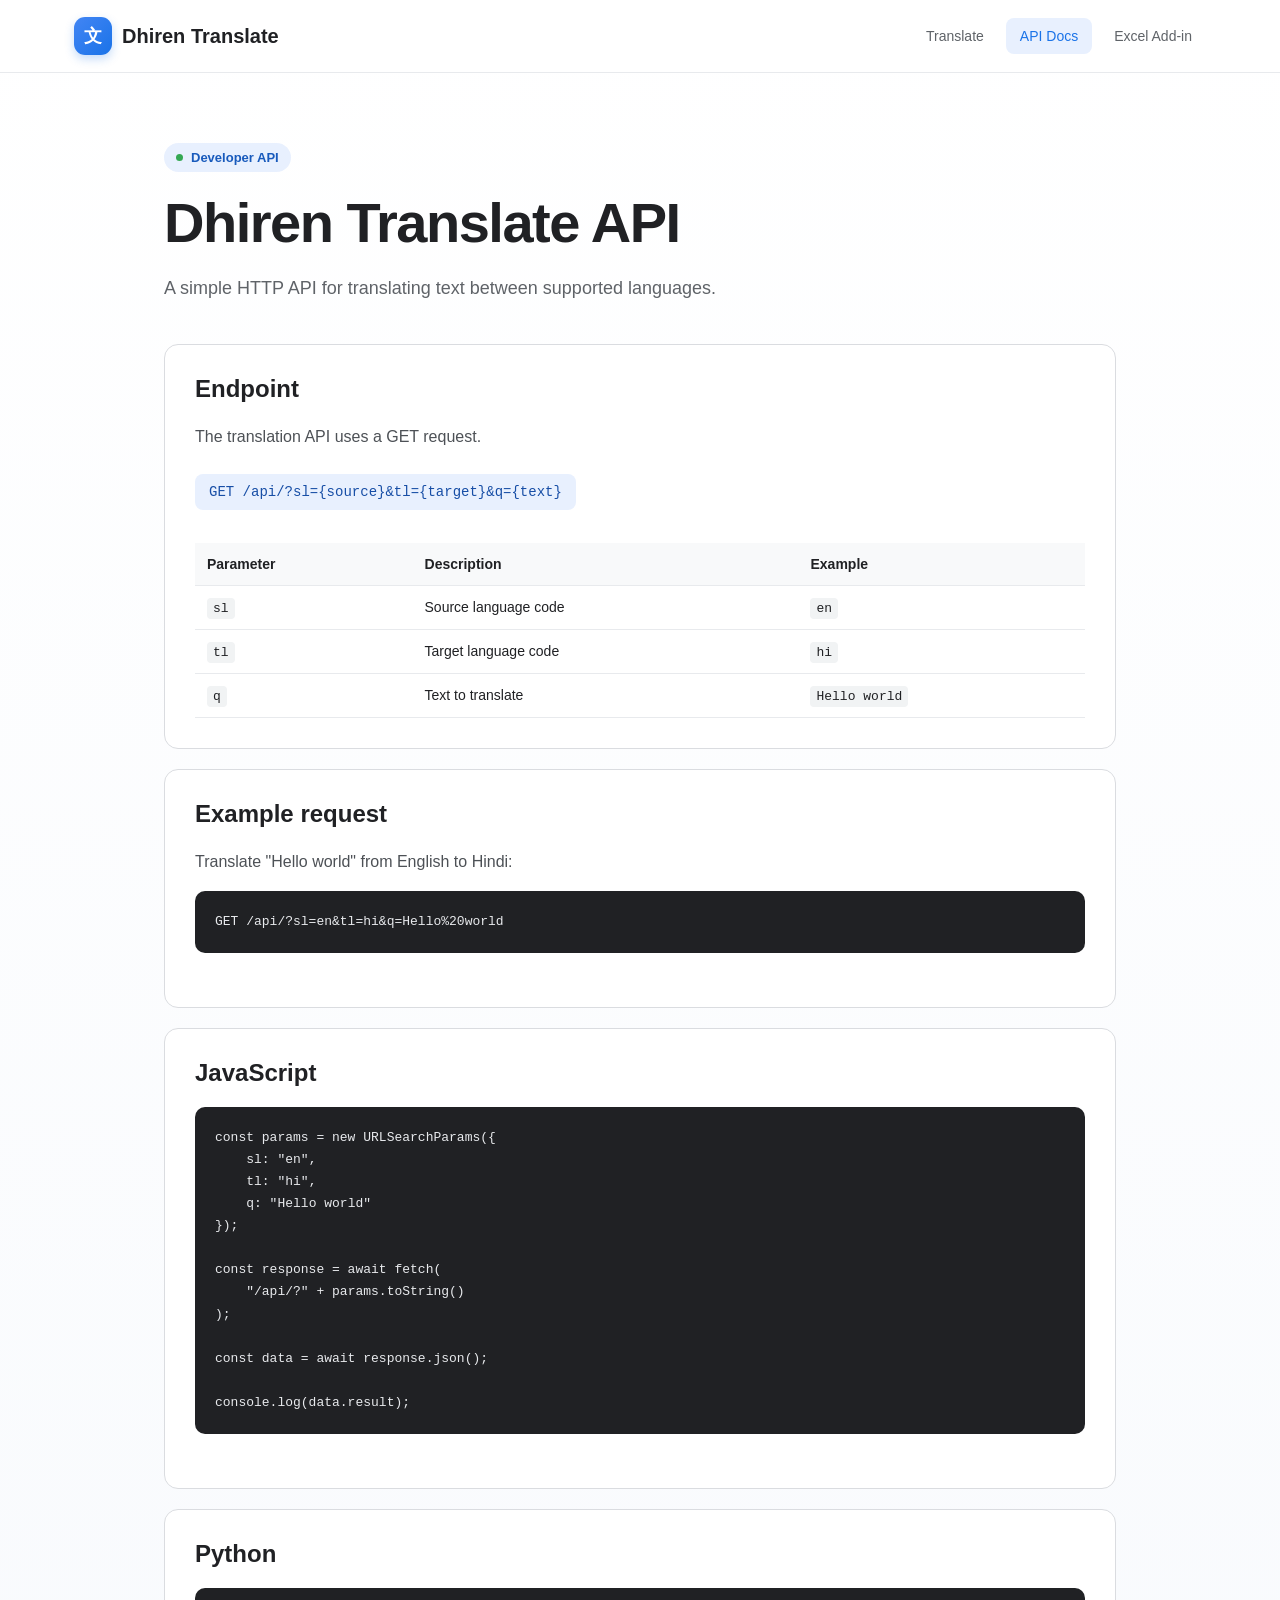
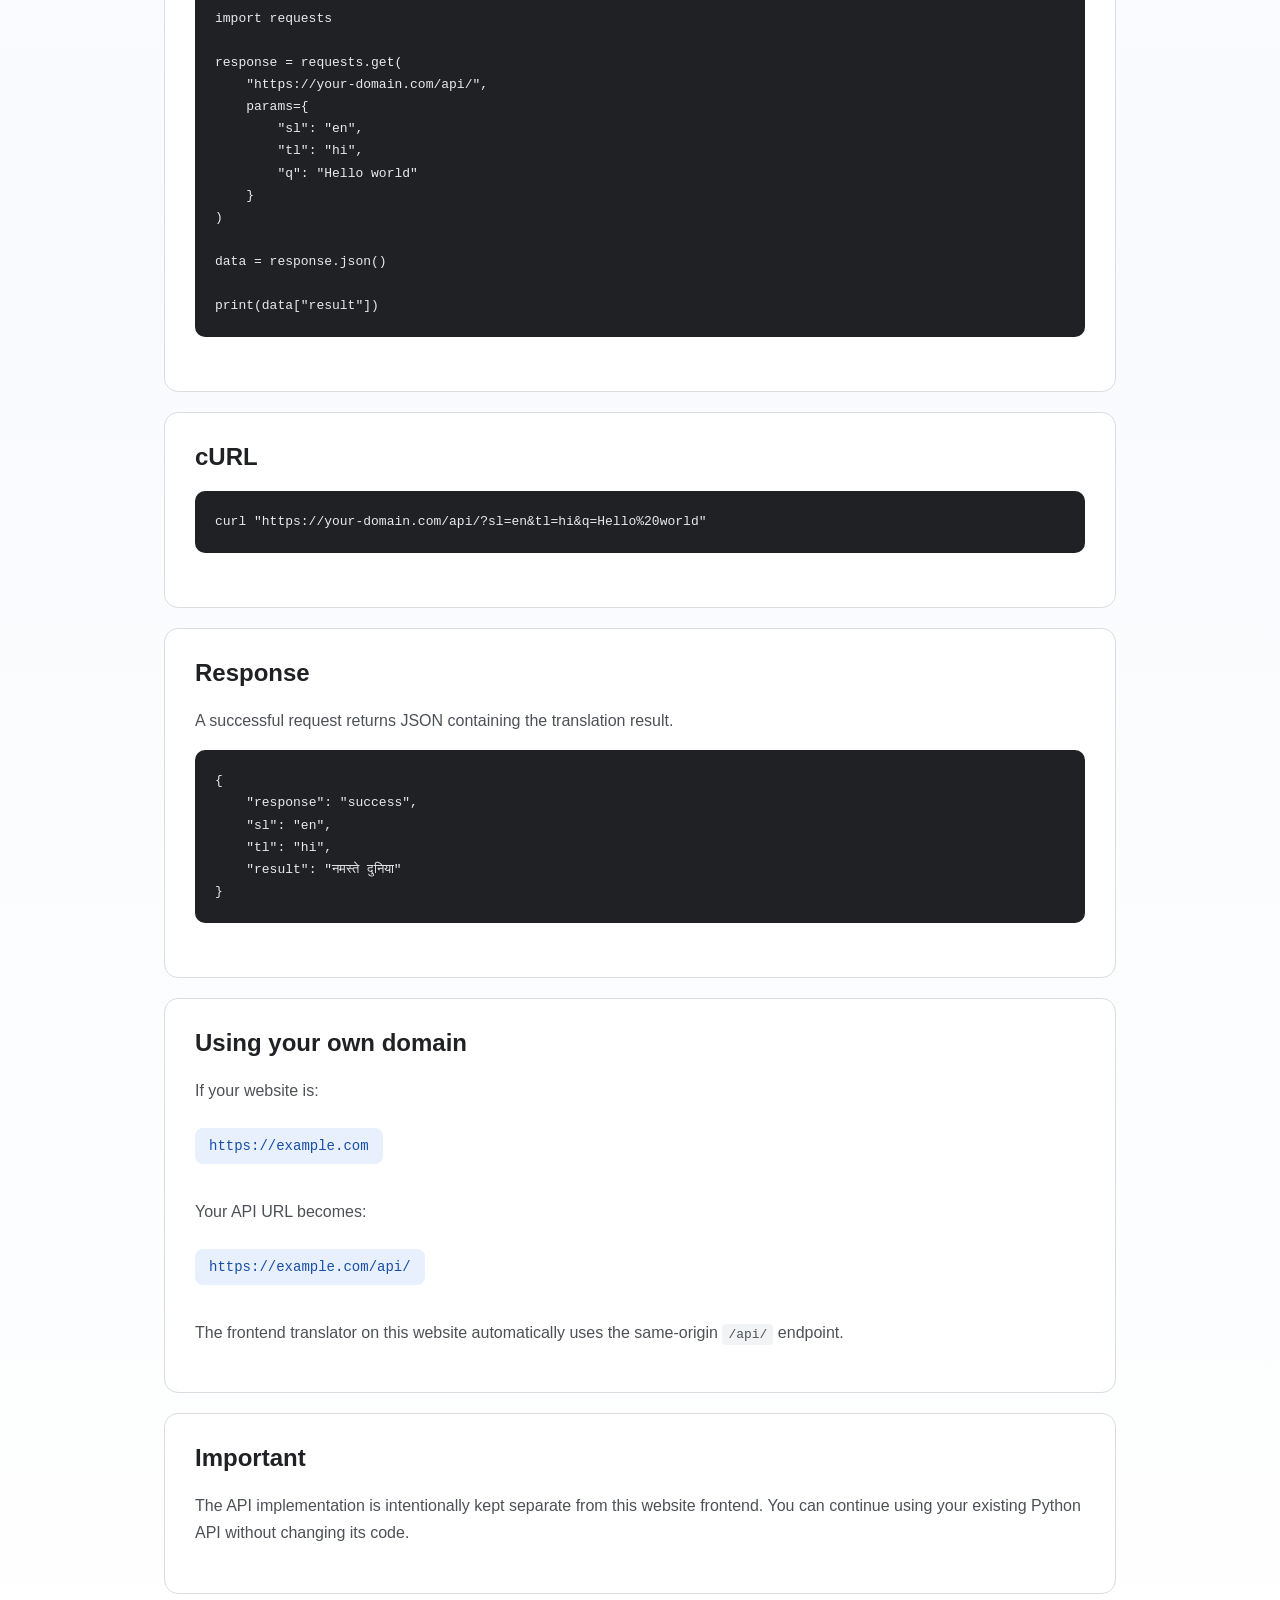
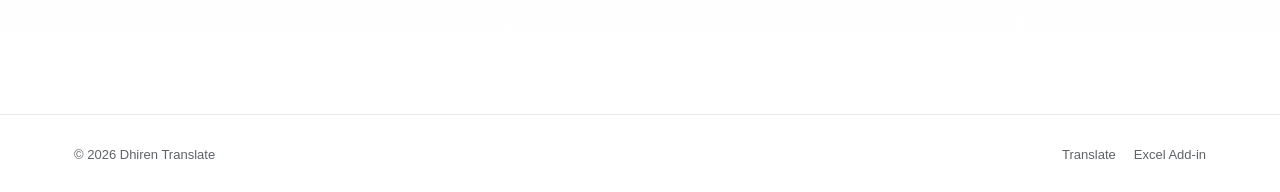
<file: api-docs.html>
<!DOCTYPE html>
<html lang="en">

<head>

    <meta charset="UTF-8">

    <meta
        name="viewport"
        content="width=device-width, initial-scale=1.0"
    >

    <title>API Documentation - Dhiren Translate</title>

    <meta
        name="description"
        content="Dhiren Translate API documentation."
    >

    <link rel="stylesheet" href="/styles.css">

</head>


<body>

<header class="site-header">

    <div class="header-inner">

        <a href="/" class="brand">

            <span class="brand-icon">文</span>

            <span>Dhiren Translate</span>

        </a>


        <nav class="main-nav">

            <a href="/" class="nav-link">
                Translate
            </a>

            <a
                href="/api-docs"
                class="nav-link active"
            >
                API Docs
            </a>

            <a
                href="/excel-addin"
                class="nav-link"
            >
                Excel Add-in
            </a>

        </nav>


        <button
            class="mobile-menu-button"
            id="mobileMenuButton"
            aria-label="Open menu"
        >
            ☰
        </button>

    </div>


    <div
        class="mobile-nav"
        id="mobileNav"
    >

        <a href="/">Translate</a>

        <a href="/api-docs">API Docs</a>

        <a href="/excel-addin">Excel Add-in</a>

    </div>

</header>


<main class="docs-page">

    <section class="docs-header">

        <div class="hero-badge">
            <span></span>
            Developer API
        </div>

        <h1>
            Dhiren Translate API
        </h1>

        <p>
            A simple HTTP API for translating text between
            supported languages.
        </p>

    </section>


    <section class="docs-card">

        <h2>Endpoint</h2>

        <p>
            The translation API uses a GET request.
        </p>

        <div class="endpoint">
            GET /api/?sl={source}&amp;tl={target}&amp;q={text}
        </div>

        <table class="info-table">

            <thead>

                <tr>
                    <th>Parameter</th>
                    <th>Description</th>
                    <th>Example</th>
                </tr>

            </thead>

            <tbody>

                <tr>
                    <td><code>sl</code></td>
                    <td>Source language code</td>
                    <td><code>en</code></td>
                </tr>

                <tr>
                    <td><code>tl</code></td>
                    <td>Target language code</td>
                    <td><code>hi</code></td>
                </tr>

                <tr>
                    <td><code>q</code></td>
                    <td>Text to translate</td>
                    <td><code>Hello world</code></td>
                </tr>

            </tbody>

        </table>

    </section>


    <section class="docs-card">

        <h2>Example request</h2>

        <p>
            Translate "Hello world" from English to Hindi:
        </p>

        <div class="code-block">

<pre>GET /api/?sl=en&amp;tl=hi&amp;q=Hello%20world</pre>

        </div>

    </section>


    <section class="docs-card">

        <h2>JavaScript</h2>

        <div class="code-block">

<pre>const params = new URLSearchParams({
    sl: "en",
    tl: "hi",
    q: "Hello world"
});

const response = await fetch(
    "/api/?" + params.toString()
);

const data = await response.json();

console.log(data.result);</pre>

        </div>

    </section>


    <section class="docs-card">

        <h2>Python</h2>

        <div class="code-block">

<pre>import requests

response = requests.get(
    "https://your-domain.com/api/",
    params={
        "sl": "en",
        "tl": "hi",
        "q": "Hello world"
    }
)

data = response.json()

print(data["result"])</pre>

        </div>

    </section>


    <section class="docs-card">

        <h2>cURL</h2>

        <div class="code-block">

<pre>curl "https://your-domain.com/api/?sl=en&amp;tl=hi&amp;q=Hello%20world"</pre>

        </div>

    </section>


    <section class="docs-card">

        <h2>Response</h2>

        <p>
            A successful request returns JSON containing
            the translation result.
        </p>

        <div class="code-block">

<pre>{
    "response": "success",
    "sl": "en",
    "tl": "hi",
    "result": "नमस्ते दुनिया"
}</pre>

        </div>

    </section>


    <section class="docs-card">

        <h2>Using your own domain</h2>

        <p>
            If your website is:
        </p>

        <div class="endpoint">
            https://example.com
        </div>

        <p>
            Your API URL becomes:
        </p>

        <div class="endpoint">
            https://example.com/api/
        </div>

        <p>
            The frontend translator on this website automatically
            uses the same-origin <code>/api/</code> endpoint.
        </p>

    </section>


    <section class="docs-card">

        <h2>Important</h2>

        <p>
            The API implementation is intentionally kept separate
            from this website frontend. You can continue using your
            existing Python API without changing its code.
        </p>

    </section>

</main>


<footer class="site-footer">

    <div class="footer-inner">

        <div>
            © <span id="year"></span> Dhiren Translate
        </div>

        <div class="footer-links">

            <a href="/">Translate</a>

            <a href="/excel-addin">
                Excel Add-in
            </a>

        </div>

    </div>

</footer>


<script>

document.getElementById("year").textContent =
    new Date().getFullYear();


const button =
    document.getElementById("mobileMenuButton");

const nav =
    document.getElementById("mobileNav");


button.addEventListener(
    "click",
    function () {
        nav.classList.toggle("open");
    }
);

</script>

</body>

</html>
</file>
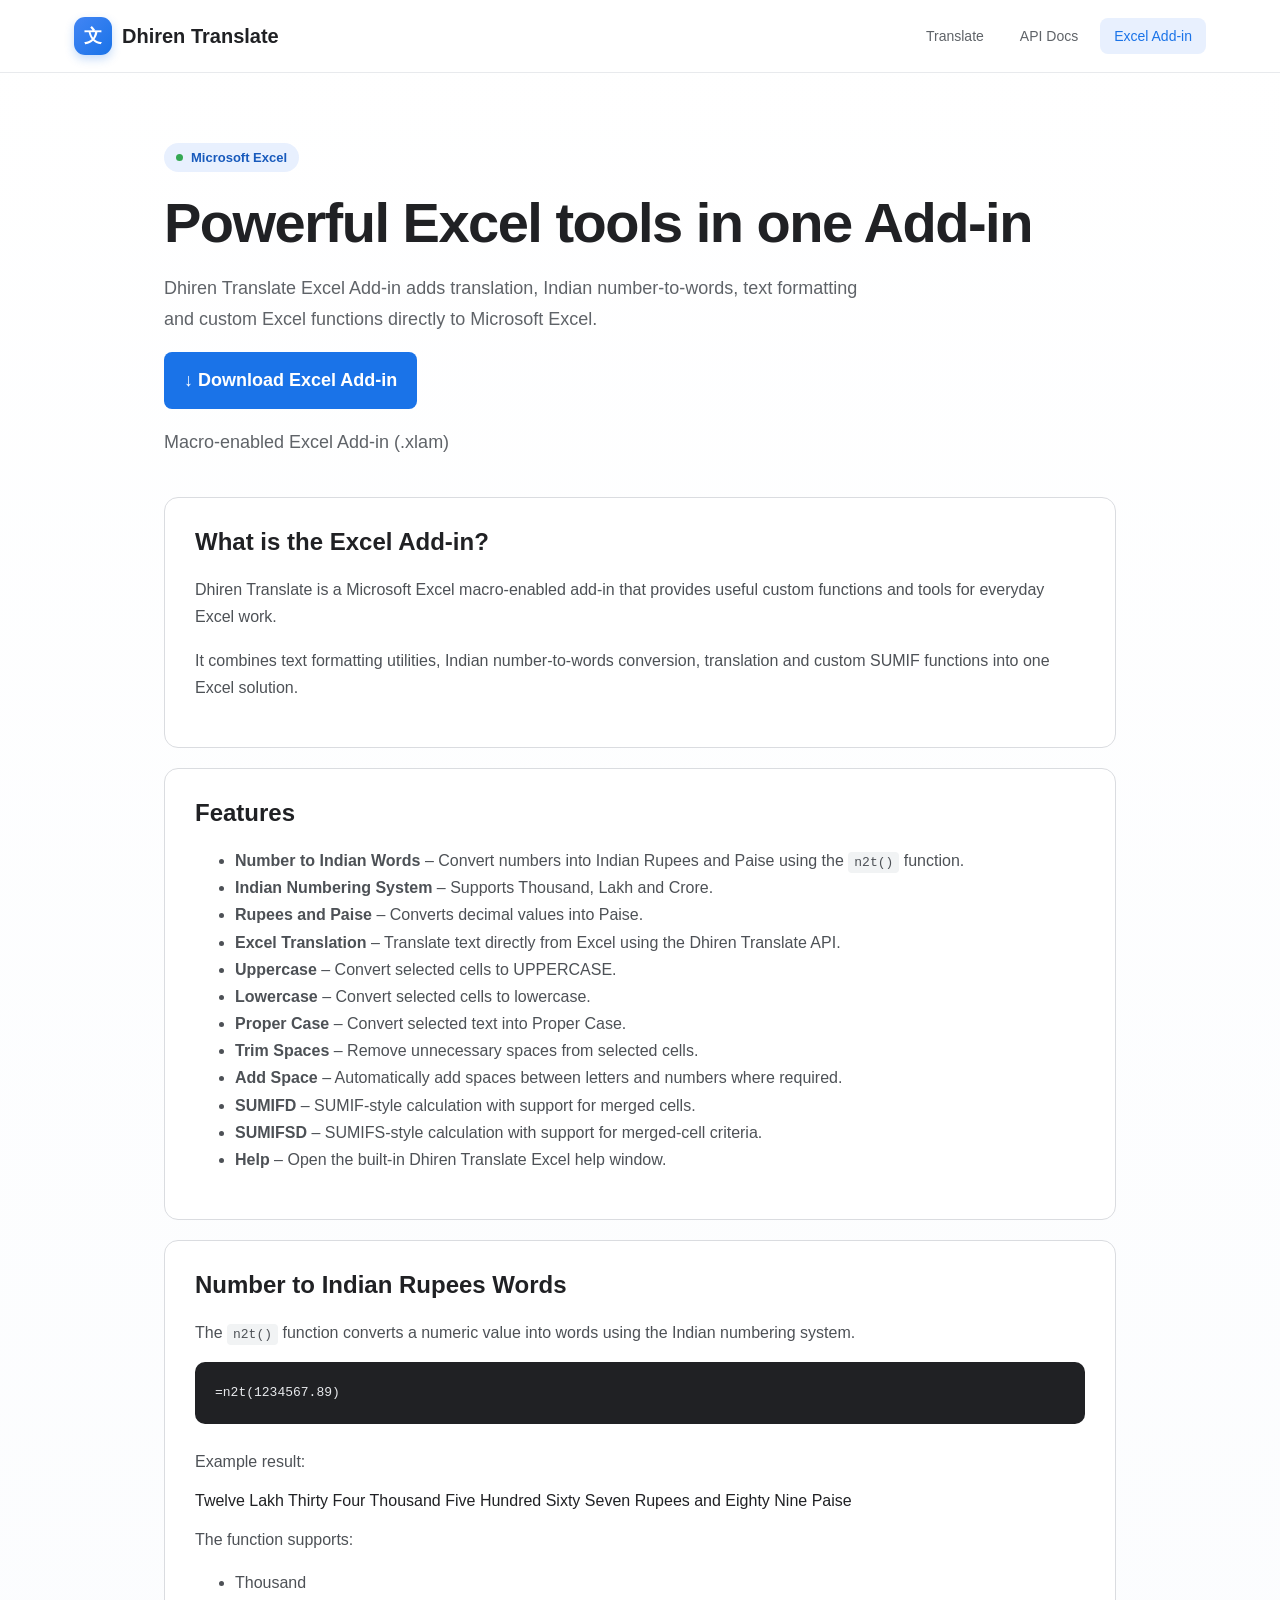
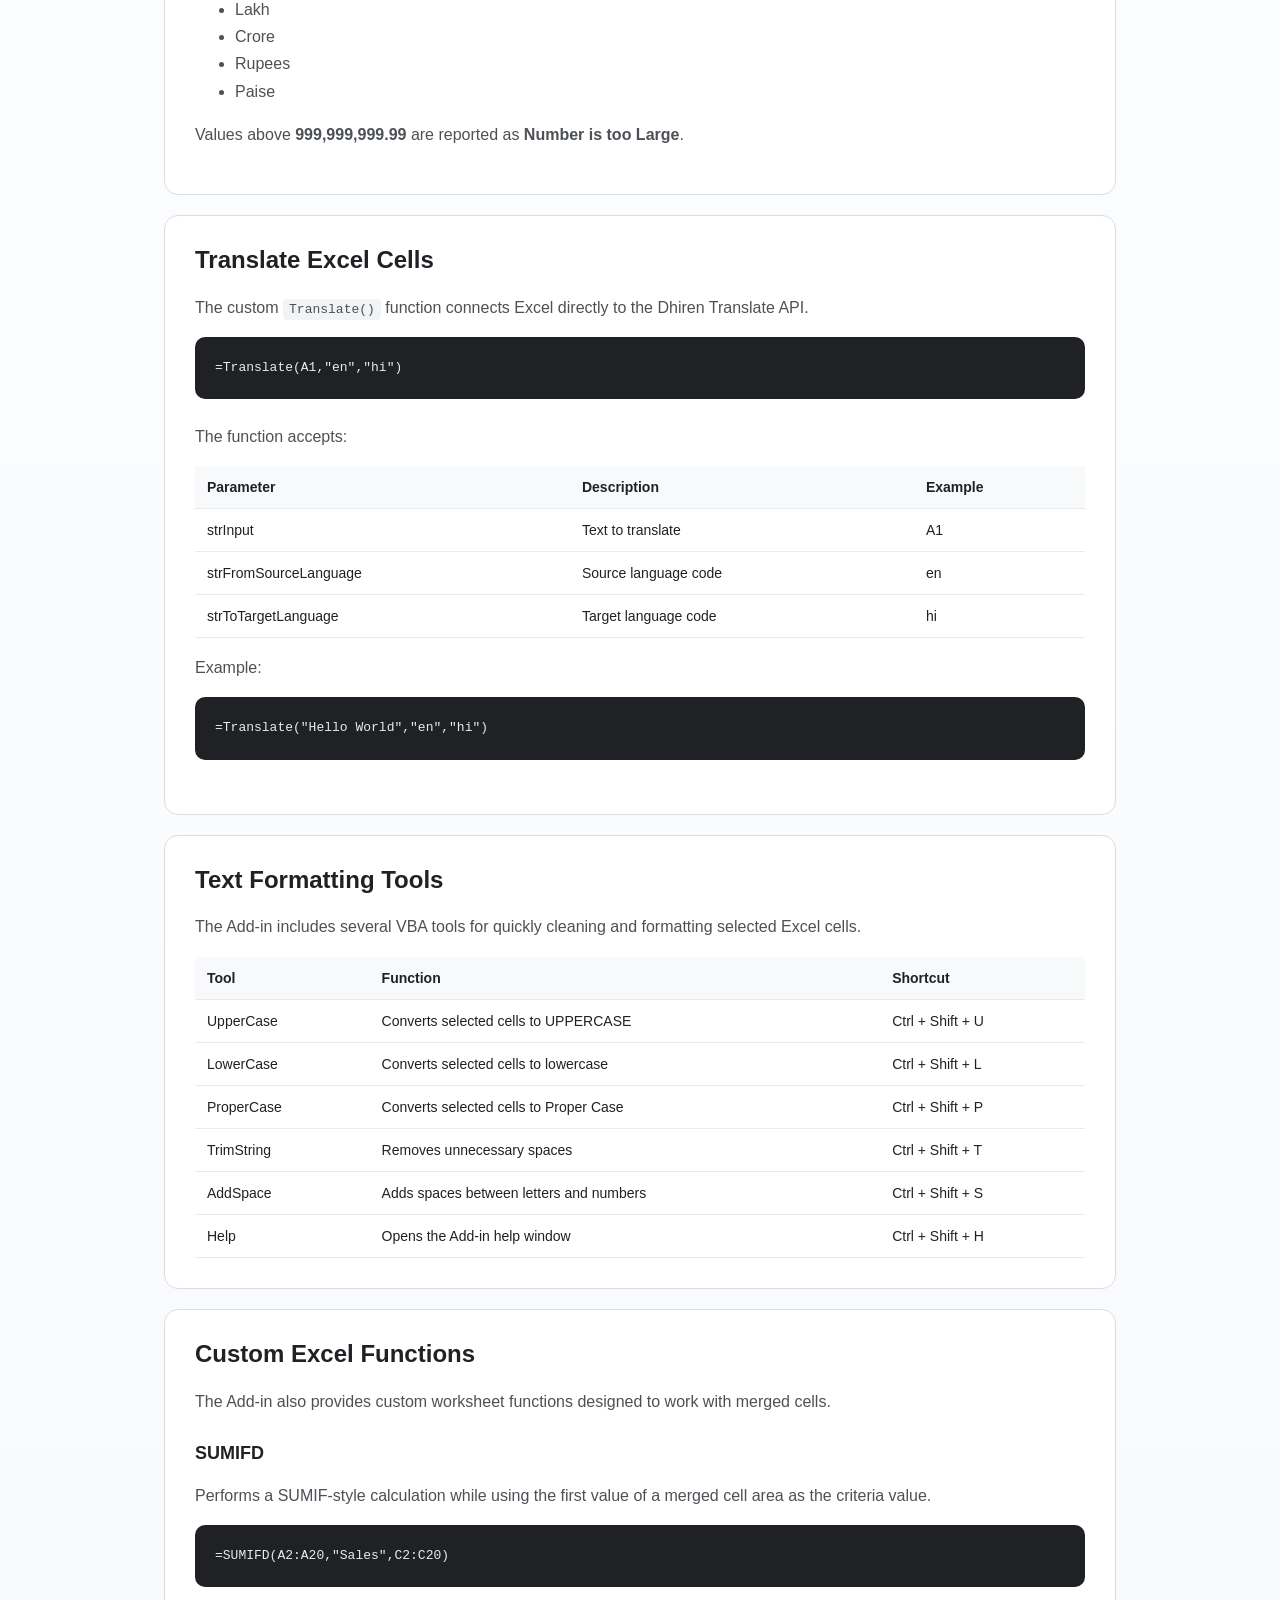
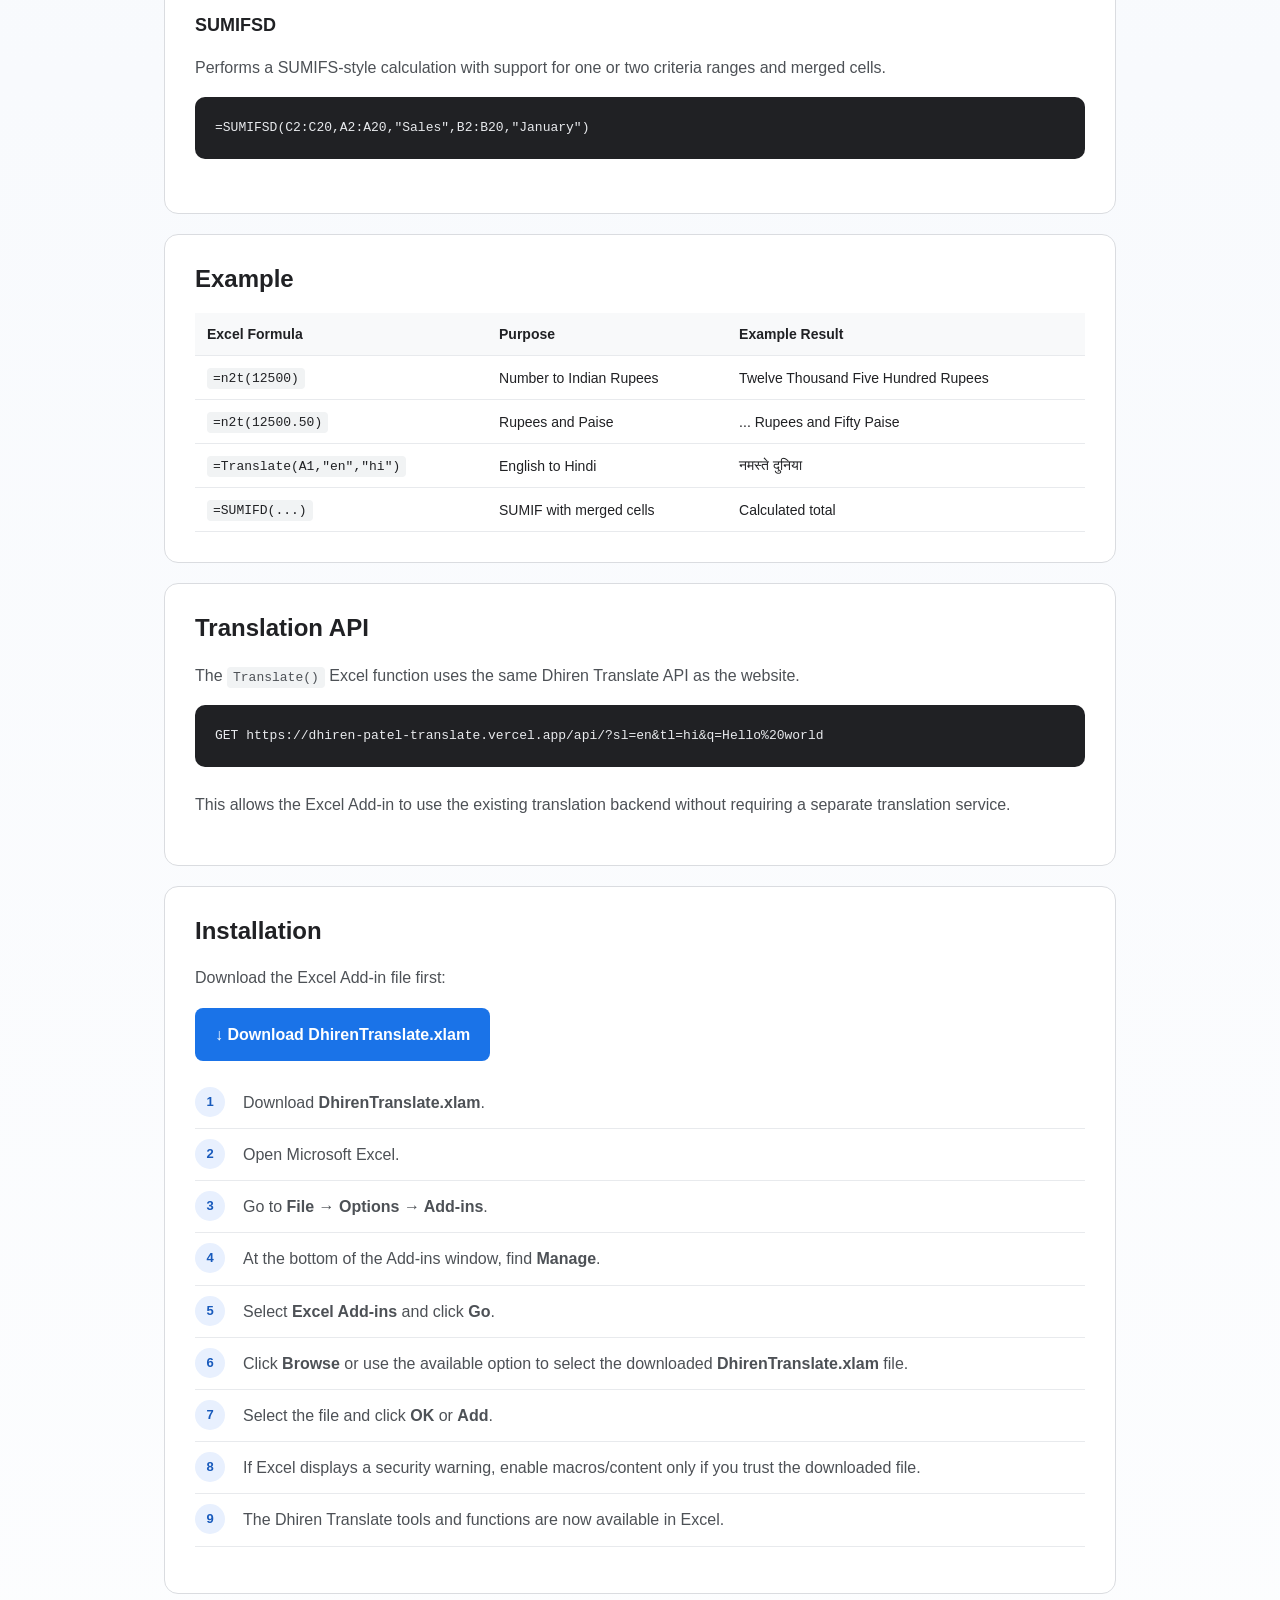
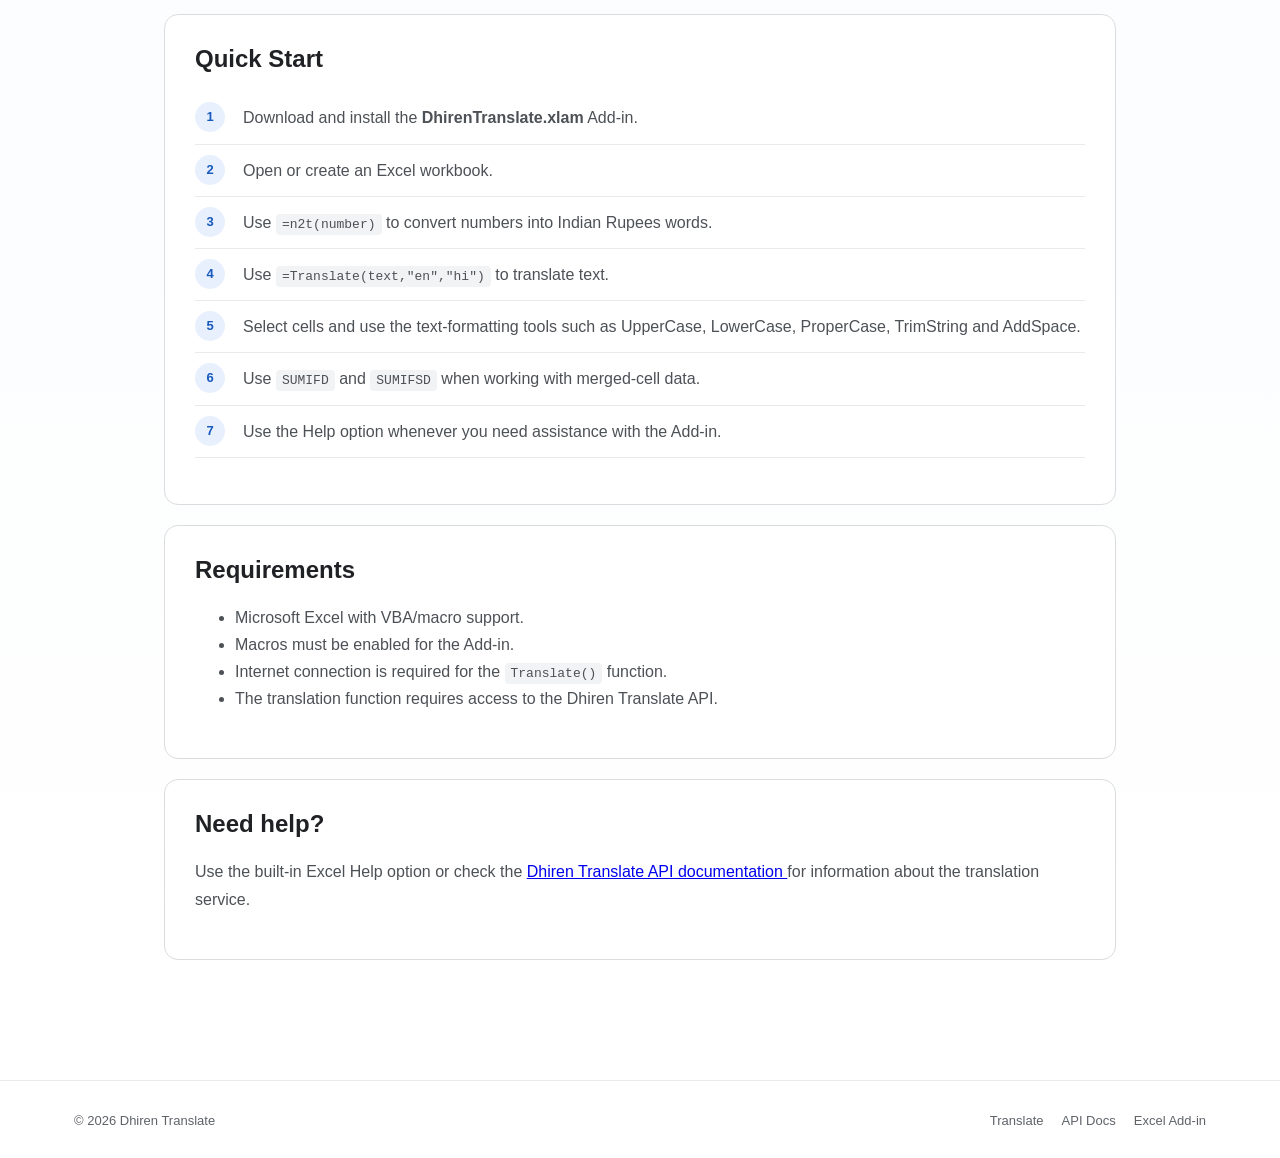
<file: excel-addin.html>
<!DOCTYPE html>
<html lang="en">

<head>

    <meta charset="UTF-8">

    <meta
        name="viewport"
        content="width=device-width, initial-scale=1.0"
    >

    <title>Excel Add-in - Dhiren Translate</title>

    <meta
        name="description"
        content="Dhiren Translate Excel Add-in with translation, Indian number-to-words, text formatting and custom Excel functions."
    >

    <link rel="stylesheet" href="/styles.css">

</head>


<body>

<header class="site-header">

    <div class="header-inner">

        <a href="/" class="brand">

            <span class="brand-icon">文</span>

            <span>Dhiren Translate</span>

        </a>


        <nav class="main-nav">

            <a href="/" class="nav-link">
                Translate
            </a>

            <a href="/api-docs" class="nav-link">
                API Docs
            </a>

            <a
                href="/excel-addin"
                class="nav-link active"
                aria-current="page"
            >
                Excel Add-in
            </a>

        </nav>


        <button
            class="mobile-menu-button"
            id="mobileMenuButton"
            aria-label="Open menu"
            aria-expanded="false"
            aria-controls="mobileNav"
        >
            ☰
        </button>

    </div>


    <div
        class="mobile-nav"
        id="mobileNav"
    >

        <a href="/">Translate</a>

        <a href="/api-docs">API Docs</a>

        <a href="/excel-addin">Excel Add-in</a>

    </div>

</header>


<main class="docs-page">

    <!-- HERO -->

    <section class="docs-header">

        <div class="hero-badge">
            <span></span>
            Microsoft Excel
        </div>

        <h1>
            Powerful Excel tools in one Add-in
        </h1>

        <p>
            Dhiren Translate Excel Add-in adds translation,
            Indian number-to-words, text formatting and
            custom Excel functions directly to Microsoft Excel.
        </p>

        <p>
            <a
                href="/downloads/DhirenTranslate.xlam"
                class="download-button"
                download
            >
                ↓ Download Excel Add-in
            </a>
        </p>

        <p class="small-text">
            Macro-enabled Excel Add-in (.xlam)
        </p>

    </section>


    <!-- WHAT IS IT -->

    <section class="docs-card">

        <h2>What is the Excel Add-in?</h2>

        <p>
            Dhiren Translate is a Microsoft Excel
            macro-enabled add-in that provides useful
            custom functions and tools for everyday
            Excel work.
        </p>

        <p>
            It combines text formatting utilities,
            Indian number-to-words conversion,
            translation and custom SUMIF functions
            into one Excel solution.
        </p>

    </section>


    <!-- FEATURES -->

    <section class="docs-card">

        <h2>Features</h2>

        <ul>

            <li>
                <strong>Number to Indian Words</strong>
                – Convert numbers into Indian Rupees and
                Paise using the <code>n2t()</code> function.
            </li>

            <li>
                <strong>Indian Numbering System</strong>
                – Supports Thousand, Lakh and Crore.
            </li>

            <li>
                <strong>Rupees and Paise</strong>
                – Converts decimal values into Paise.
            </li>

            <li>
                <strong>Excel Translation</strong>
                – Translate text directly from Excel using
                the Dhiren Translate API.
            </li>

            <li>
                <strong>Uppercase</strong>
                – Convert selected cells to UPPERCASE.
            </li>

            <li>
                <strong>Lowercase</strong>
                – Convert selected cells to lowercase.
            </li>

            <li>
                <strong>Proper Case</strong>
                – Convert selected text into Proper Case.
            </li>

            <li>
                <strong>Trim Spaces</strong>
                – Remove unnecessary spaces from selected cells.
            </li>

            <li>
                <strong>Add Space</strong>
                – Automatically add spaces between
                letters and numbers where required.
            </li>

            <li>
                <strong>SUMIFD</strong>
                – SUMIF-style calculation with support
                for merged cells.
            </li>

            <li>
                <strong>SUMIFSD</strong>
                – SUMIFS-style calculation with support
                for merged-cell criteria.
            </li>

            <li>
                <strong>Help</strong>
                – Open the built-in Dhiren Translate
                Excel help window.
            </li>

        </ul>

    </section>


    <!-- NUMBER TO WORDS -->

    <section class="docs-card">

        <h2>Number to Indian Rupees Words</h2>

        <p>
            The <code>n2t()</code> function converts a numeric
            value into words using the Indian numbering system.
        </p>

        <div class="code-block">

<pre>=n2t(1234567.89)</pre>

        </div>

        <p>
            Example result:
        </p>

        <div class="example-result">
            Twelve Lakh Thirty Four Thousand Five Hundred
            Sixty Seven Rupees and Eighty Nine Paise
        </div>

        <p>
            The function supports:
        </p>

        <ul>

            <li>Thousand</li>
            <li>Lakh</li>
            <li>Crore</li>
            <li>Rupees</li>
            <li>Paise</li>

        </ul>

        <p>
            Values above
            <strong>999,999,999.99</strong>
            are reported as
            <strong>Number is too Large</strong>.
        </p>

    </section>


    <!-- TRANSLATION -->

    <section class="docs-card">

        <h2>Translate Excel Cells</h2>

        <p>
            The custom <code>Translate()</code> function
            connects Excel directly to the Dhiren Translate
            API.
        </p>

        <div class="code-block">

<pre>=Translate(A1,"en","hi")</pre>

        </div>

        <p>
            The function accepts:
        </p>

        <table class="info-table">

            <thead>

                <tr>
                    <th>Parameter</th>
                    <th>Description</th>
                    <th>Example</th>
                </tr>

            </thead>

            <tbody>

                <tr>
                    <td>strInput</td>
                    <td>Text to translate</td>
                    <td>A1</td>
                </tr>

                <tr>
                    <td>strFromSourceLanguage</td>
                    <td>Source language code</td>
                    <td>en</td>
                </tr>

                <tr>
                    <td>strToTargetLanguage</td>
                    <td>Target language code</td>
                    <td>hi</td>
                </tr>

            </tbody>

        </table>

        <p>
            Example:
        </p>

        <div class="code-block">

<pre>=Translate("Hello World","en","hi")</pre>

        </div>

    </section>


    <!-- TEXT TOOLS -->

    <section class="docs-card">

        <h2>Text Formatting Tools</h2>

        <p>
            The Add-in includes several VBA tools for quickly
            cleaning and formatting selected Excel cells.
        </p>

        <table class="info-table">

            <thead>

                <tr>
                    <th>Tool</th>
                    <th>Function</th>
                    <th>Shortcut</th>
                </tr>

            </thead>

            <tbody>

                <tr>
                    <td>UpperCase</td>
                    <td>Converts selected cells to UPPERCASE</td>
                    <td>Ctrl + Shift + U</td>
                </tr>

                <tr>
                    <td>LowerCase</td>
                    <td>Converts selected cells to lowercase</td>
                    <td>Ctrl + Shift + L</td>
                </tr>

                <tr>
                    <td>ProperCase</td>
                    <td>Converts selected cells to Proper Case</td>
                    <td>Ctrl + Shift + P</td>
                </tr>

                <tr>
                    <td>TrimString</td>
                    <td>Removes unnecessary spaces</td>
                    <td>Ctrl + Shift + T</td>
                </tr>

                <tr>
                    <td>AddSpace</td>
                    <td>Adds spaces between letters and numbers</td>
                    <td>Ctrl + Shift + S</td>
                </tr>

                <tr>
                    <td>Help</td>
                    <td>Opens the Add-in help window</td>
                    <td>Ctrl + Shift + H</td>
                </tr>

            </tbody>

        </table>

    </section>


    <!-- CUSTOM FUNCTIONS -->

    <section class="docs-card">

        <h2>Custom Excel Functions</h2>

        <p>
            The Add-in also provides custom worksheet functions
            designed to work with merged cells.
        </p>

        <h3>SUMIFD</h3>

        <p>
            Performs a SUMIF-style calculation while using
            the first value of a merged cell area as the
            criteria value.
        </p>

        <div class="code-block">

<pre>=SUMIFD(A2:A20,"Sales",C2:C20)</pre>

        </div>


        <h3>SUMIFSD</h3>

        <p>
            Performs a SUMIFS-style calculation with support
            for one or two criteria ranges and merged cells.
        </p>

        <div class="code-block">

<pre>=SUMIFSD(C2:C20,A2:A20,"Sales",B2:B20,"January")</pre>

        </div>

    </section>


    <!-- EXAMPLE -->

    <section class="docs-card">

        <h2>Example</h2>

        <table class="info-table">

            <thead>

                <tr>
                    <th>Excel Formula</th>
                    <th>Purpose</th>
                    <th>Example Result</th>
                </tr>

            </thead>

            <tbody>

                <tr>
                    <td><code>=n2t(12500)</code></td>
                    <td>Number to Indian Rupees</td>
                    <td>Twelve Thousand Five Hundred Rupees</td>
                </tr>

                <tr>
                    <td><code>=n2t(12500.50)</code></td>
                    <td>Rupees and Paise</td>
                    <td>... Rupees and Fifty Paise</td>
                </tr>

                <tr>
                    <td><code>=Translate(A1,"en","hi")</code></td>
                    <td>English to Hindi</td>
                    <td>नमस्ते दुनिया</td>
                </tr>

                <tr>
                    <td><code>=SUMIFD(...)</code></td>
                    <td>SUMIF with merged cells</td>
                    <td>Calculated total</td>
                </tr>

            </tbody>

        </table>

    </section>


    <!-- API -->

    <section class="docs-card">

        <h2>Translation API</h2>

        <p>
            The <code>Translate()</code> Excel function uses
            the same Dhiren Translate API as the website.
        </p>

        <div class="code-block">

<pre>GET https://dhiren-patel-translate.vercel.app/api/?sl=en&amp;tl=hi&amp;q=Hello%20world</pre>

        </div>

        <p>
            This allows the Excel Add-in to use the existing
            translation backend without requiring a separate
            translation service.
        </p>

    </section>


    <!-- INSTALLATION -->

    <section class="docs-card">

        <h2>Installation</h2>

        <p>
            Download the Excel Add-in file first:
        </p>

        <p>
            <a
                href="/downloads/DhirenTranslate.xlam"
                class="download-button"
                download
            >
                ↓ Download DhirenTranslate.xlam
            </a>
        </p>

        <ol class="step-list">

            <li>
                Download
                <strong>DhirenTranslate.xlam</strong>.
            </li>

            <li>
                Open Microsoft Excel.
            </li>

            <li>
                Go to
                <strong>File → Options → Add-ins</strong>.
            </li>

            <li>
                At the bottom of the Add-ins window,
                find <strong>Manage</strong>.
            </li>

            <li>
                Select
                <strong>Excel Add-ins</strong>
                and click
                <strong>Go</strong>.
            </li>

            <li>
                Click
                <strong>Browse</strong>
                or use the available option to select
                the downloaded
                <strong>DhirenTranslate.xlam</strong>
                file.
            </li>

            <li>
                Select the file and click
                <strong>OK</strong>
                or
                <strong>Add</strong>.
            </li>

            <li>
                If Excel displays a security warning,
                enable macros/content only if you trust
                the downloaded file.
            </li>

            <li>
                The Dhiren Translate tools and functions
                are now available in Excel.
            </li>

        </ol>

    </section>


    <!-- HOW TO USE -->

    <section class="docs-card">

        <h2>Quick Start</h2>

        <ol class="step-list">

            <li>
                Download and install the
                <strong>DhirenTranslate.xlam</strong>
                Add-in.
            </li>

            <li>
                Open or create an Excel workbook.
            </li>

            <li>
                Use <code>=n2t(number)</code> to convert
                numbers into Indian Rupees words.
            </li>

            <li>
                Use
                <code>=Translate(text,"en","hi")</code>
                to translate text.
            </li>

            <li>
                Select cells and use the text-formatting
                tools such as UpperCase, LowerCase,
                ProperCase, TrimString and AddSpace.
            </li>

            <li>
                Use <code>SUMIFD</code> and
                <code>SUMIFSD</code> when working with
                merged-cell data.
            </li>

            <li>
                Use the Help option whenever you need
                assistance with the Add-in.
            </li>

        </ol>

    </section>


    <!-- REQUIREMENTS -->

    <section class="docs-card">

        <h2>Requirements</h2>

        <ul>

            <li>
                Microsoft Excel with VBA/macro support.
            </li>

            <li>
                Macros must be enabled for the Add-in.
            </li>

            <li>
                Internet connection is required for the
                <code>Translate()</code> function.
            </li>

            <li>
                The translation function requires access
                to the Dhiren Translate API.
            </li>

        </ul>

    </section>


    <!-- HELP -->

    <section class="docs-card">

        <h2>Need help?</h2>

        <p>
            Use the built-in Excel Help option or check the
            <a href="/api-docs">
                Dhiren Translate API documentation
            </a>
            for information about the translation service.
        </p>

    </section>

</main>


<footer class="site-footer">

    <div class="footer-inner">

        <div>
            © <span id="year"></span> Dhiren Translate
        </div>

        <div class="footer-links">

            <a href="/">
                Translate
            </a>

            <a href="/api-docs">
                API Docs
            </a>

            <a href="/excel-addin">
                Excel Add-in
            </a>

        </div>

    </div>

</footer>


<script>

document.getElementById("year").textContent =
    new Date().getFullYear();


const button =
    document.getElementById("mobileMenuButton");

const nav =
    document.getElementById("mobileNav");


button.addEventListener(
    "click",
    function () {

        const isOpen =
            nav.classList.toggle("open");

        button.setAttribute(
            "aria-expanded",
            isOpen ? "true" : "false"
        );

    }
);

</script>

</body>

</html>
</file>
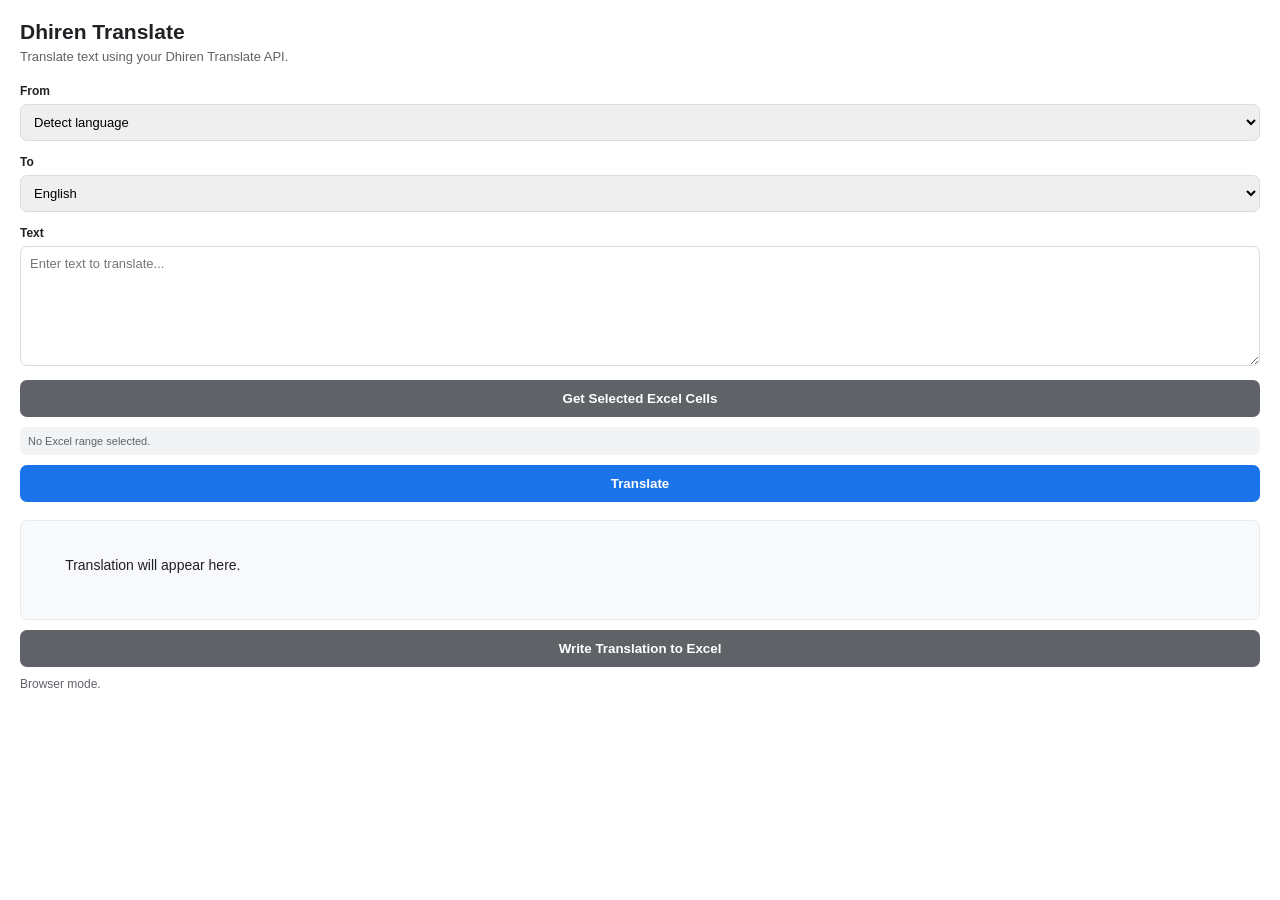
<file: excel-addin/taskpane.html>
<!DOCTYPE html>
<html lang="en">

<head>

    <meta charset="UTF-8">

    <meta
        name="viewport"
        content="width=device-width, initial-scale=1.0"
    >

    <title>Dhiren Translate</title>

    <!-- Microsoft Office JavaScript API -->
    <script
        src="https://appsforoffice.microsoft.com/lib/1/hosted/office.js">
    </script>

    <style>

        * {
            box-sizing: border-box;
        }

        body {
            margin: 0;
            padding: 20px;

            font-family:
                -apple-system,
                BlinkMacSystemFont,
                "Segoe UI",
                Arial,
                sans-serif;

            color: #202124;
            background: #ffffff;
        }

        h2 {
            margin: 0 0 5px;
            font-size: 21px;
        }

        .subtitle {
            color: #5f6368;
            font-size: 13px;
            margin-bottom: 20px;
        }

        label {
            display: block;

            font-size: 12px;
            font-weight: 600;

            margin: 14px 0 6px;
        }

        select,
        textarea,
        button {
            width: 100%;
        }

        select,
        textarea {
            border: 1px solid #dadce0;

            border-radius: 7px;

            padding: 9px;

            font-family: inherit;

            font-size: 13px;

            outline: none;
        }

        select:focus,
        textarea:focus {
            border-color: #1a73e8;
        }

        textarea {
            min-height: 120px;
            resize: vertical;
        }

        button {
            margin-top: 10px;

            border: 0;

            border-radius: 7px;

            background: #1a73e8;

            color: white;

            padding: 11px;

            font-weight: 600;

            cursor: pointer;
        }

        button:hover {
            background: #1558b0;
        }

        button:disabled {
            opacity: 0.6;
            cursor: wait;
        }

        .secondary {
            background: #5f6368;
        }

        .secondary:hover {
            background: #3c4043;
        }

        .result {
            margin-top: 18px;

            padding: 13px;

            min-height: 100px;

            background: #f8f9fa;

            border: 1px solid #e8eaed;

            border-radius: 7px;

            font-size: 14px;

            line-height: 1.5;

            white-space: pre-wrap;

            word-break: break-word;
        }

        .status {
            margin-top: 10px;

            color: #5f6368;

            font-size: 12px;
        }

        .error {
            color: #d93025;
        }

        .success {
            color: #188038;
        }

        .excel-info {
            margin-top: 10px;

            padding: 8px;

            background: #f1f3f4;

            border-radius: 6px;

            font-size: 11px;

            color: #5f6368;
        }

    </style>

</head>


<body>

    <h2>Dhiren Translate</h2>

    <div class="subtitle">
        Translate text using your Dhiren Translate API.
    </div>


    <!-- SOURCE LANGUAGE -->

    <label for="sourceLanguage">
        From
    </label>

    <select id="sourceLanguage">

        <option value="auto">
            Detect language
        </option>

        <option value="en">
            English
        </option>

        <option value="hi">
            Hindi
        </option>

        <option value="gu">
            Gujarati
        </option>

        <option value="mr">
            Marathi
        </option>

        <option value="bn">
            Bengali
        </option>

        <option value="ta">
            Tamil
        </option>

        <option value="te">
            Telugu
        </option>

        <option value="de">
            German
        </option>

        <option value="fr">
            French
        </option>

        <option value="es">
            Spanish
        </option>

    </select>


    <!-- TARGET LANGUAGE -->

    <label for="targetLanguage">
        To
    </label>

    <select id="targetLanguage">

        <option value="en">
            English
        </option>

        <option value="hi">
            Hindi
        </option>

        <option value="gu">
            Gujarati
        </option>

        <option value="mr">
            Marathi
        </option>

        <option value="bn">
            Bengali
        </option>

        <option value="ta">
            Tamil
        </option>

        <option value="te">
            Telugu
        </option>

        <option value="de">
            German
        </option>

        <option value="fr">
            French
        </option>

        <option value="es">
            Spanish
        </option>

    </select>


    <!-- SOURCE TEXT -->

    <label for="sourceText">
        Text
    </label>

    <textarea
        id="sourceText"
        placeholder="Enter text to translate..."
    ></textarea>


    <!-- GET EXCEL SELECTION -->

    <button
        id="getSelectionButton"
        class="secondary"
    >
        Get Selected Excel Cells
    </button>


    <div
        id="excelInfo"
        class="excel-info"
    >
        No Excel range selected.
    </div>


    <!-- TRANSLATE -->

    <button
        id="translateButton"
    >
        Translate
    </button>


    <!-- RESULT -->

    <div
        id="result"
        class="result"
    >
        Translation will appear here.
    </div>


    <!-- WRITE BACK TO EXCEL -->

    <button
        id="writeExcelButton"
        class="secondary"
    >
        Write Translation to Excel
    </button>


    <!-- STATUS -->

    <div
        id="status"
        class="status"
    ></div>


    <!-- YOUR JAVASCRIPT -->

    <script src="./taskpane.js"></script>

</body>

</html>
</file>
<file: styles.css>
:root {
    --primary: #1a73e8;
    --primary-dark: #1558b0;

    --text: #202124;
    --muted: #5f6368;

    --border: #dadce0;
    --border-light: #e8eaed;

    --background: #f8fafd;
    --white: #ffffff;

    --danger: #d93025;

    --shadow:
        0 2px 6px rgba(60, 64, 67, 0.12),
        0 8px 24px rgba(60, 64, 67, 0.08);
}


* {
    box-sizing: border-box;
}


html {
    scroll-behavior: smooth;
}


body {
    margin: 0;

    font-family:
        Inter,
        -apple-system,
        BlinkMacSystemFont,
        "Segoe UI",
        Roboto,
        Arial,
        sans-serif;

    color: var(--text);

    background:
        linear-gradient(
            180deg,
            #ffffff 0,
            #f8fafd 55%,
            #ffffff 100%
        );

    min-height: 100vh;
}


/* Header */

.site-header {
    position: sticky;
    top: 0;
    z-index: 100;

    background: rgba(255, 255, 255, 0.95);

    backdrop-filter: blur(12px);

    border-bottom:
        1px solid var(--border-light);
}


.header-inner {
    max-width: 1180px;

    height: 72px;

    margin: auto;

    padding: 0 24px;

    display: flex;

    align-items: center;

    justify-content: space-between;
}


.brand {
    display: flex;

    align-items: center;

    gap: 10px;

    color: var(--text);

    text-decoration: none;

    font-size: 20px;

    font-weight: 650;

    white-space: nowrap;
}


.brand-icon {
    width: 38px;
    height: 38px;

    display: flex;

    align-items: center;
    justify-content: center;

    border-radius: 11px;

    color: white;

    background:
        linear-gradient(
            135deg,
            #4285f4,
            #1a73e8
        );

    font-size: 18px;

    box-shadow:
        0 4px 10px rgba(26, 115, 232, 0.25);
}


.main-nav {
    display: flex;

    align-items: center;

    gap: 8px;
}


.nav-link {
    text-decoration: none;

    color: var(--muted);

    padding: 10px 14px;

    border-radius: 8px;

    font-size: 14px;

    font-weight: 500;

    transition:
        background 0.2s,
        color 0.2s;
}


.nav-link:hover {
    background: #f1f3f4;

    color: var(--text);
}


.nav-link.active {
    color: var(--primary);

    background: #e8f0fe;
}


.mobile-menu-button {
    display: none;

    border: 0;

    background: transparent;

    font-size: 24px;

    cursor: pointer;
}


.mobile-nav {
    display: none;
}


/* Main */

.translator-page {
    max-width: 1180px;

    margin: auto;

    padding:
        70px 24px
        100px;
}


/* Hero */

.hero {
    text-align: center;

    max-width: 750px;

    margin:
        0 auto
        44px;
}


.hero-badge {
    display: inline-flex;

    align-items: center;

    gap: 8px;

    padding: 7px 12px;

    border-radius: 30px;

    background: #e8f0fe;

    color: #185abc;

    font-size: 13px;

    font-weight: 600;

    margin-bottom: 18px;
}


.hero-badge span {
    width: 7px;
    height: 7px;

    background: #34a853;

    border-radius: 50%;
}


.hero h1 {
    margin: 0;

    font-size:
        clamp(38px, 6vw, 64px);

    line-height: 1.05;

    letter-spacing: -2px;

    font-weight: 700;
}


.hero h1 span {
    color: var(--primary);
}


.hero p {
    color: var(--muted);

    font-size: 18px;

    line-height: 1.6;

    margin:
        20px auto
        0;

    max-width: 600px;
}


/* Translator */

.translator-card {
    background: var(--white);

    border:
        1px solid var(--border);

    border-radius: 18px;

    box-shadow: var(--shadow);

    overflow: hidden;
}


.language-bar {
    min-height: 68px;

    display: grid;

    grid-template-columns:
        1fr
        64px
        1fr;

    align-items: center;

    border-bottom:
        1px solid var(--border-light);
}


.language-side {
    padding: 0 22px;
}


.target-language-side {
    border-left:
        1px solid var(--border-light);
}


.language-select {
    width: 100%;

    border: 0;

    outline: none;

    background: transparent;

    color: var(--text);

    font-size: 15px;

    font-weight: 600;

    cursor: pointer;

    padding: 12px 0;
}


.swap-button {
    width: 42px;
    height: 42px;

    margin: auto;

    border:
        1px solid var(--border);

    border-radius: 50%;

    background: white;

    color: var(--muted);

    font-size: 23px;

    cursor: pointer;

    transition:
        transform 0.2s,
        background 0.2s,
        color 0.2s;
}


.swap-button:hover {
    background: #f1f3f4;

    color: var(--primary);

    transform: rotate(180deg);
}


/* Translation area */

.translation-area {
    display: grid;

    grid-template-columns: 1fr 1fr;

    min-height: 300px;
}


.translation-box {
    position: relative;

    min-width: 0;
}


.result-box {
    border-left:
        1px solid var(--border-light);

    background: #fbfcff;
}


textarea {
    width: 100%;

    min-height: 300px;

    resize: vertical;

    border: 0;

    outline: none;

    background: transparent;

    padding: 26px;

    font-family: inherit;

    font-size: 22px;

    line-height: 1.55;

    color: var(--text);
}


textarea::placeholder {
    color: #9aa0a6;
}


.translation-result {
    min-height: 300px;

    padding: 26px;

    font-size: 22px;

    line-height: 1.55;

    color: #9aa0a6;

    white-space: pre-wrap;

    word-break: break-word;
}


.translation-result.has-result {
    color: var(--text);
}


/* Box footer */

.box-footer {
    position: absolute;

    left: 0;
    right: 0;
    bottom: 0;

    min-height: 48px;

    padding:
        0 18px;

    display: flex;

    align-items: center;

    justify-content: space-between;

    color: #9aa0a6;

    font-size: 12px;
}


.icon-button {
    width: 38px;
    height: 38px;

    border: 0;

    border-radius: 50%;

    background: transparent;

    color: var(--muted);

    font-size: 20px;

    cursor: pointer;

    transition:
        background 0.2s,
        color 0.2s;
}


.icon-button:hover {
    background: #f1f3f4;

    color: var(--text);
}


/* Action */

.translator-actions {
    display: flex;

    justify-content: flex-end;

    padding: 18px 22px;

    border-top:
        1px solid var(--border-light);
}


.translate-button {
    min-width: 130px;

    min-height: 46px;

    border: 0;

    border-radius: 9px;

    background: var(--primary);

    color: white;

    font-size: 15px;

    font-weight: 600;

    cursor: pointer;

    padding:
        0 20px;

    display: inline-flex;

    align-items: center;

    justify-content: center;

    gap: 10px;

    transition:
        background 0.2s,
        box-shadow 0.2s,
        transform 0.1s;
}


.translate-button:hover {
    background: var(--primary-dark);

    box-shadow:
        0 4px 12px
        rgba(26, 115, 232, 0.3);
}


.translate-button:active {
    transform: scale(0.98);
}


.translate-button:disabled {
    opacity: 0.7;

    cursor: wait;
}


/* Spinner */

.spinner {
    width: 16px;
    height: 16px;

    border:
        2px solid rgba(255, 255, 255, 0.4);

    border-top-color: white;

    border-radius: 50%;

    animation:
        spin 0.7s linear infinite;
}


@keyframes spin {
    to {
        transform: rotate(360deg);
    }
}


.hidden {
    display: none !important;
}


/* Error */

.error-message {
    margin:
        0 22px
        18px;

    padding: 12px 15px;

    border-radius: 8px;

    background: #fce8e6;

    color: var(--danger);

    font-size: 14px;
}


/* Features */

.features {
    display: grid;

    grid-template-columns:
        repeat(3, 1fr);

    gap: 20px;

    margin-top: 30px;
}


.feature-card {
    padding: 28px;

    border:
        1px solid var(--border);

    background: white;

    border-radius: 14px;
}


.feature-icon {
    width: 42px;
    height: 42px;

    display: flex;

    align-items: center;
    justify-content: center;

    border-radius: 10px;

    background: #e8f0fe;

    font-size: 20px;

    margin-bottom: 16px;
}


.feature-card h3 {
    margin:
        0 0 8px;

    font-size: 17px;
}


.feature-card p {
    margin: 0;

    color: var(--muted);

    line-height: 1.6;

    font-size: 14px;
}


/* Documentation pages */

.docs-page {
    max-width: 1000px;

    margin: auto;

    padding:
        70px 24px
        100px;
}


.docs-header {
    margin-bottom: 40px;
}


.docs-header h1 {
    margin: 0 0 12px;

    font-size:
        clamp(36px, 6vw, 56px);

    letter-spacing: -1.5px;
}


.docs-header p {
    color: var(--muted);

    font-size: 18px;

    line-height: 1.7;

    max-width: 720px;
}


.docs-card {
    background: white;

    border:
        1px solid var(--border);

    border-radius: 14px;

    padding: 30px;

    margin-bottom: 20px;
}


.docs-card h2 {
    margin-top: 0;

    font-size: 24px;
}


.docs-card h3 {
    font-size: 18px;

    margin-top: 28px;
}


.docs-card p,
.docs-card li {
    color: #4d5156;

    line-height: 1.7;
}


.docs-card code {
    background: #f1f3f4;

    padding:
        3px 6px;

    border-radius: 4px;

    font-family:
        "SFMono-Regular",
        Consolas,
        monospace;

    font-size: 13px;
}


.code-block {
    position: relative;

    background: #202124;

    color: #e8eaed;

    border-radius: 10px;

    padding: 20px;

    overflow-x: auto;

    margin:
        14px 0
        24px;
}


.code-block pre {
    margin: 0;

    font-family:
        "SFMono-Regular",
        Consolas,
        monospace;

    font-size: 13px;

    line-height: 1.7;

    white-space: pre-wrap;
}


.endpoint {
    display: inline-block;

    padding:
        10px 14px;

    border-radius: 8px;

    background: #e8f0fe;

    color: #174ea6;

    font-family:
        monospace;

    font-size: 14px;

    margin:
        8px 0
        18px;
}


.info-table {
    width: 100%;

    border-collapse: collapse;

    margin-top: 15px;
}


.info-table th,
.info-table td {
    padding:
        13px 12px;

    border-bottom:
        1px solid var(--border-light);

    text-align: left;

    font-size: 14px;
}


.info-table th {
    color: var(--text);

    background: #f8f9fa;
}


.download-button {
    display: inline-flex;

    align-items: center;

    justify-content: center;

    gap: 8px;

    padding:
        13px 20px;

    background: var(--primary);

    color: white;

    border-radius: 8px;

    text-decoration: none;

    font-weight: 600;

    transition:
        background 0.2s;
}


.download-button:hover {
    background: var(--primary-dark);
}


.step-list {
    counter-reset: steps;

    list-style: none;

    padding: 0;
}


.step-list li {
    position: relative;

    counter-increment: steps;

    padding:
        12px 0
        12px 48px;

    border-bottom:
        1px solid var(--border-light);
}


.step-list li::before {
    content: counter(steps);

    position: absolute;

    left: 0;
    top: 10px;

    width: 30px;
    height: 30px;

    display: flex;

    align-items: center;
    justify-content: center;

    background: #e8f0fe;

    color: #185abc;

    border-radius: 50%;

    font-weight: 700;

    font-size: 13px;
}


/* Footer */

.site-footer {
    border-top:
        1px solid var(--border-light);

    background: white;
}


.footer-inner {
    max-width: 1180px;

    min-height: 80px;

    margin: auto;

    padding:
        20px 24px;

    display: flex;

    align-items: center;

    justify-content: space-between;

    color: var(--muted);

    font-size: 13px;
}


.footer-links {
    display: flex;

    gap: 18px;
}


.footer-links a {
    color: var(--muted);

    text-decoration: none;
}


.footer-links a:hover {
    color: var(--primary);
}


/* Responsive */

@media (max-width: 800px) {

    .main-nav {
        display: none;
    }


    .mobile-menu-button {
        display: block;
    }


    .mobile-nav {
        padding:
            10px 24px
            20px;

        border-top:
            1px solid var(--border-light);
    }


    .mobile-nav.open {
        display: flex;

        flex-direction: column;

        gap: 4px;
    }


    .mobile-nav a {
        text-decoration: none;

        color: var(--text);

        padding: 12px;

        border-radius: 8px;
    }


    .mobile-nav a:hover {
        background: #f1f3f4;
    }


    .translator-page {
        padding-top: 45px;
    }


    .translation-area {
        grid-template-columns: 1fr;
    }


    .result-box {
        border-left: 0;

        border-top:
            1px solid var(--border-light);
    }


    .features {
        grid-template-columns: 1fr;
    }

}


@media (max-width: 560px) {

    .header-inner {
        height: 64px;

        padding:
            0 16px;
    }


    .brand {
        font-size: 17px;
    }


    .brand-icon {
        width: 34px;
        height: 34px;
    }


    .translator-page {
        padding:
            35px 14px
            70px;
    }


    .hero h1 {
        font-size: 38px;

        letter-spacing: -1px;
    }


    .hero p {
        font-size: 16px;
    }


    .language-bar {
        grid-template-columns:
            1fr
            48px
            1fr;
    }


    .language-side {
        padding:
            0 12px;
    }


    .language-select {
        font-size: 13px;
    }


    .swap-button {
        width: 36px;
        height: 36px;

        font-size: 19px;
    }


    textarea,
    .translation-result {
        padding: 20px;

        font-size: 18px;
    }


    textarea,
    .translation-result {
        min-height: 240px;
    }


    .translator-actions {
        padding: 14px;
    }


    .translate-button {
        width: 100%;
    }


    .docs-page {
        padding:
            40px 14px
            70px;
    }


    .docs-card {
        padding: 20px;
    }


    .footer-inner {
        flex-direction: column;

        gap: 12px;

        justify-content: center;
    }

}

/* =========================================================
   IMAGE OCR
   ========================================================= */

.source-box {
    position: relative;
}


.source-tools {
    display: flex;

    align-items: center;

    gap: 7px;
}


/*
 * Image OCR button
 */

.ocr-button {
    height: 36px;

    display: inline-flex;

    align-items: center;

    justify-content: center;

    gap: 6px;

    padding:
        0 11px;

    border:
        1px solid var(--border);

    border-radius: 8px;

    background: var(--white);

    color: var(--muted);

    font-size: 12px;

    font-weight: 600;

    cursor: pointer;

    user-select: none;

    white-space: nowrap;

    transition:
        background 0.2s ease,
        color 0.2s ease,
        border-color 0.2s ease,
        box-shadow 0.2s ease;
}


.ocr-button:hover {
    background: #f8f9fa;

    color: var(--primary);

    border-color: #c7d2e3;

    box-shadow:
        0 1px 4px
        rgba(60, 64, 67, 0.12);
}


.ocr-button:active {
    transform: scale(0.98);
}


.ocr-icon {
    font-size: 15px;

    line-height: 1;
}



/*
 * OCR status
 */

.ocr-status {
    position: absolute;

    left: 18px;

    right: 18px;

    bottom: 55px;

    z-index: 5;

    padding:
        9px 12px;

    border-radius: 8px;

    background: #e8f0fe;

    color: #185abc;

    font-size: 12px;

    line-height: 1.4;

    box-shadow:
        0 2px 8px
        rgba(60, 64, 67, 0.12);
}



/*
 * OCR progress
 */

.ocr-progress-container {
    position: absolute;

    left: 18px;

    right: 18px;

    bottom: 48px;

    height: 4px;

    z-index: 6;

    overflow: hidden;

    border-radius: 10px;

    background: #e8eaed;
}


.ocr-progress {
    width: 0%;

    height: 100%;

    border-radius: 10px;

    background:
        linear-gradient(
            90deg,
            #4285f4,
            #1a73e8
        );

    transition:
        width 0.2s ease;
}



/*
 * Source footer
 */

.source-footer-right {
    display: flex;

    align-items: center;

    gap: 5px;
}



/*
 * Mobile
 */

@media (max-width: 560px) {

    .source-tools {
        gap: 5px;
    }


    .ocr-button {
        height: 34px;

        padding:
            0 9px;

        font-size: 11px;
    }


    .ocr-icon {
        font-size: 14px;
    }


    .ocr-status {
        left: 14px;

        right: 14px;

        bottom: 52px;
    }


    .ocr-progress-container {
        left: 14px;

        right: 14px;

        bottom: 45px;
    }


    .source-footer-right {
        gap: 2px;
    }

}
</file>
